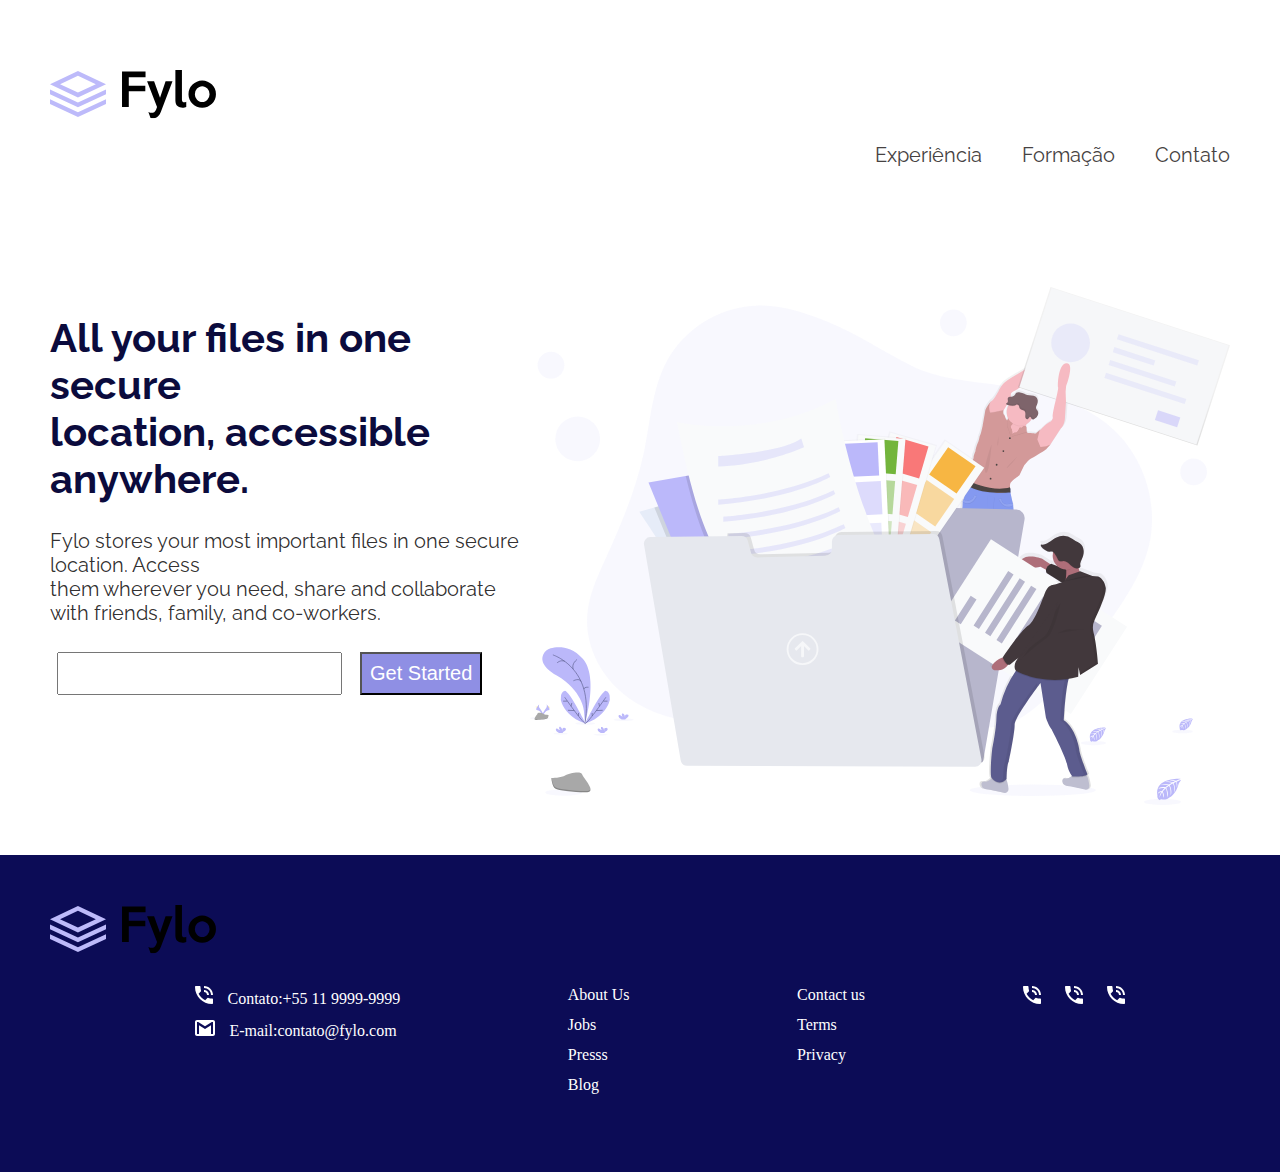
<file: index.html>
<!DOCTYPE html>
<html lang="pt-br">
  <head>
    <meta charset="UTF-8" />
    <meta name="viewport" content="width=device-width, initial-scale=1.0" />
    <title>Frontend Mentor | Fylo landing page with two column layout</title>
    <link
      rel="shortcut icon"
      href="images/favicon-32x32.png"
      type="image/x-icon"
    />
    <link rel="stylesheet" href="style.css" />
    <link rel="stylesheet" href="global.css" />
    <link rel="preconnect" href="https://fonts.googleapis.com" />
    <link rel="preconnect" href="https://fonts.gstatic.com" crossorigin />
    <link
      href="https://fonts.googleapis.com/css2?family=Raleway:ital,wght@0,100..900;1,100..900&display=swap"
      rel="stylesheet"
    />
  </head>

  <body>
    <header>
      <img src="images/logo.svg" alt="logo" />
      <nav>
        <ul class="header-menu">
          <li><a href="#features">Experiência</a></li>
          <li><a href="#Team">Formação</a></li>
          <li><a href="#sing in">Contato</a></li>
        </ul>
      </nav>
    </header>

    <main>
      <div class="container">
        <div>
          <h1>
            All your files in one secure <br />
            location, accessible anywhere.
          </h1>

          <p>
            Fylo stores your most important files in one secure location.
            Access<br />
            them wherever you need, share and collaborate with friends, family,
            and co-workers.
          </p>
          <input type="email" id="email" name="email" required />
          <a href="outra.pagina.html">
            <button type="submit">Get Started</button>
          </a>
        </div>
        <img src="images/illustration-1.svg" alt="foto" width="700px" />
      </div>
    </main>

    <footer>
      <img src="images/logo.svg" alt="logo" />

      <div class="final">
        <ul>
          <li>
            <img src="images/icon-phone.svg" alt="telefone" />
            <a href="tel:+552199999999">Contato:+55 11 9999-9999</a>
          </li>
          <li>
            <img src="images/icon-email.svg" alt="e-mail" />
            <a href="mailto:contato@fylo.com">E-mail:contato@fylo.com</a>
          </li>
        </ul>

        <ul>
          <li><a href="#">About Us</a></li>
          <li><a href="#">Jobs</a></li>
          <li><a href="#">Presss</a></li>
          <li><a href="#">Blog</a></li>
        </ul>

        <ul>
          <li><a href="#">Contact us</a></li>
          <li><a href="#">Terms</a></li>
          <li><a href="#">Privacy</a></li>
        </ul>

        <ul class="icone">
          <li><img src="images/icon-phone.svg" alt="" /></li>
          <li><img src="images/icon-phone.svg" alt="" /></li>
          <li><img src="images/icon-phone.svg" alt="" /></li>
        </ul>
      </div>
    </footer>
  </body>
</html>
</file>
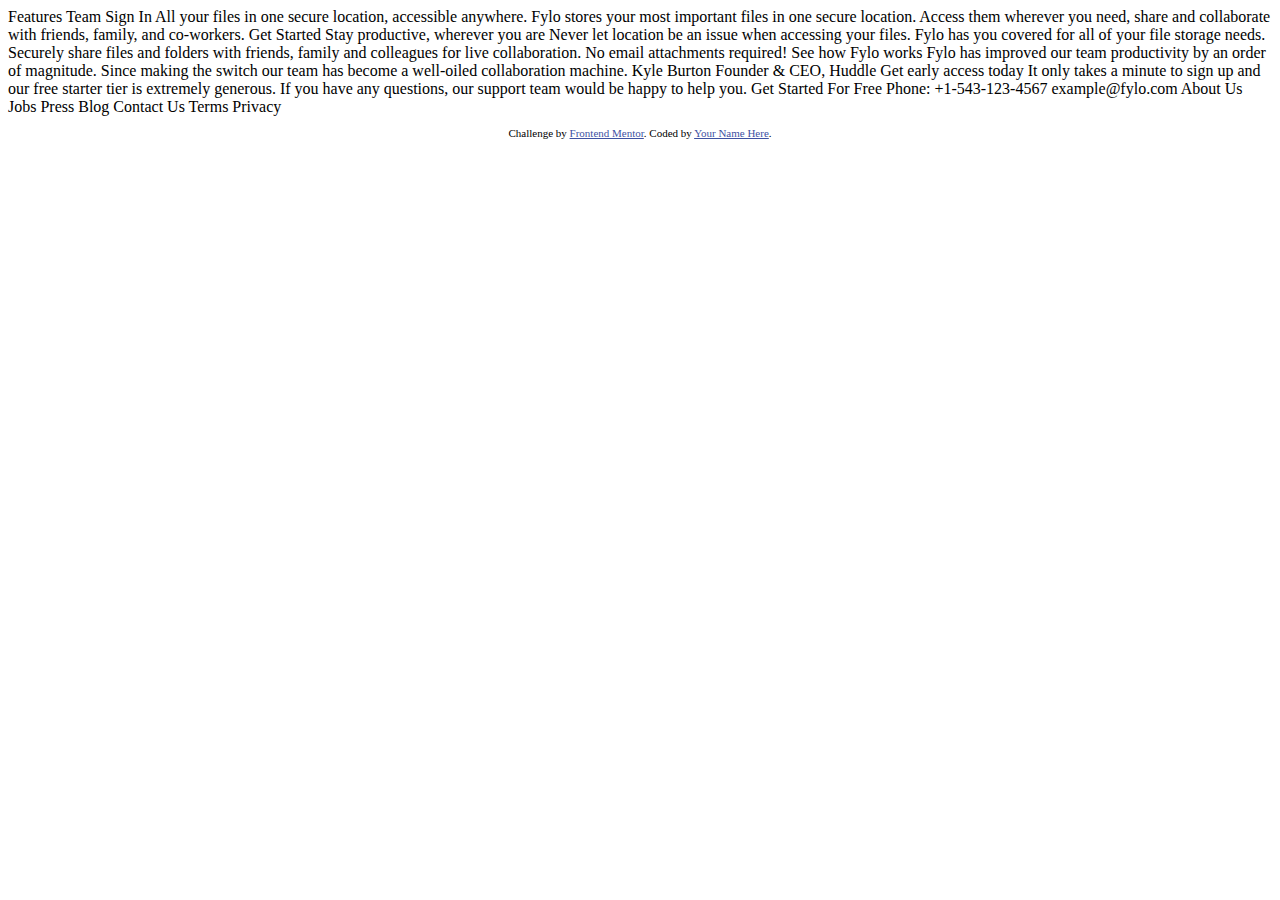
<file: fylo-landing-page-with-two-column-layout-master/fylo-landing-page-with-two-column-layout-master/index.html>
<!DOCTYPE html>
<html lang="en">
<head>
  <meta charset="UTF-8">
  <meta name="viewport" content="width=device-width, initial-scale=1.0"> <!-- displays site properly based on user's device -->

  <link rel="icon" type="image/png" sizes="32x32" href="./images/favicon-32x32.png">
  
  <title>Frontend Mentor | Fylo landing page with two column layout</title>

  <!-- Feel free to remove these styles or customise in your own stylesheet 👍 -->
  <style>
    .attribution { font-size: 11px; text-align: center; }
    .attribution a { color: hsl(228, 45%, 44%); }
  </style>
</head>
<body>

  Features
  Team
  Sign In

  All your files in one secure location, accessible anywhere.

  Fylo stores your most important files in one secure location. 
  Access them wherever you need, share and collaborate with friends, 
  family, and co-workers.

  Get Started

  Stay productive, wherever you are

  Never let location be an issue when accessing your files. Fylo has you 
  covered for all of your file storage needs.

  Securely share files and folders with friends, family and colleagues for 
  live collaboration. No email attachments required!

  See how Fylo works

  Fylo has improved our team productivity by an order of magnitude. Since 
  making the switch our team has become a well-oiled collaboration machine.

  Kyle Burton
  Founder & CEO, Huddle

  Get early access today

  It only takes a minute to sign up and our free starter tier is extremely generous. 
  If you have any questions, our support team would be happy to help you.

  Get Started For Free

  Phone: +1-543-123-4567
  example@fylo.com

  About Us
  Jobs
  Press
  Blog

  Contact Us
  Terms
  Privacy

  <footer>
    <p class="attribution">
      Challenge by <a href="https://www.frontendmentor.io?ref=challenge" target="_blank">Frontend Mentor</a>. 
      Coded by <a href="#">Your Name Here</a>.
    </p>
  </footer>
</body>
</html>
</file>
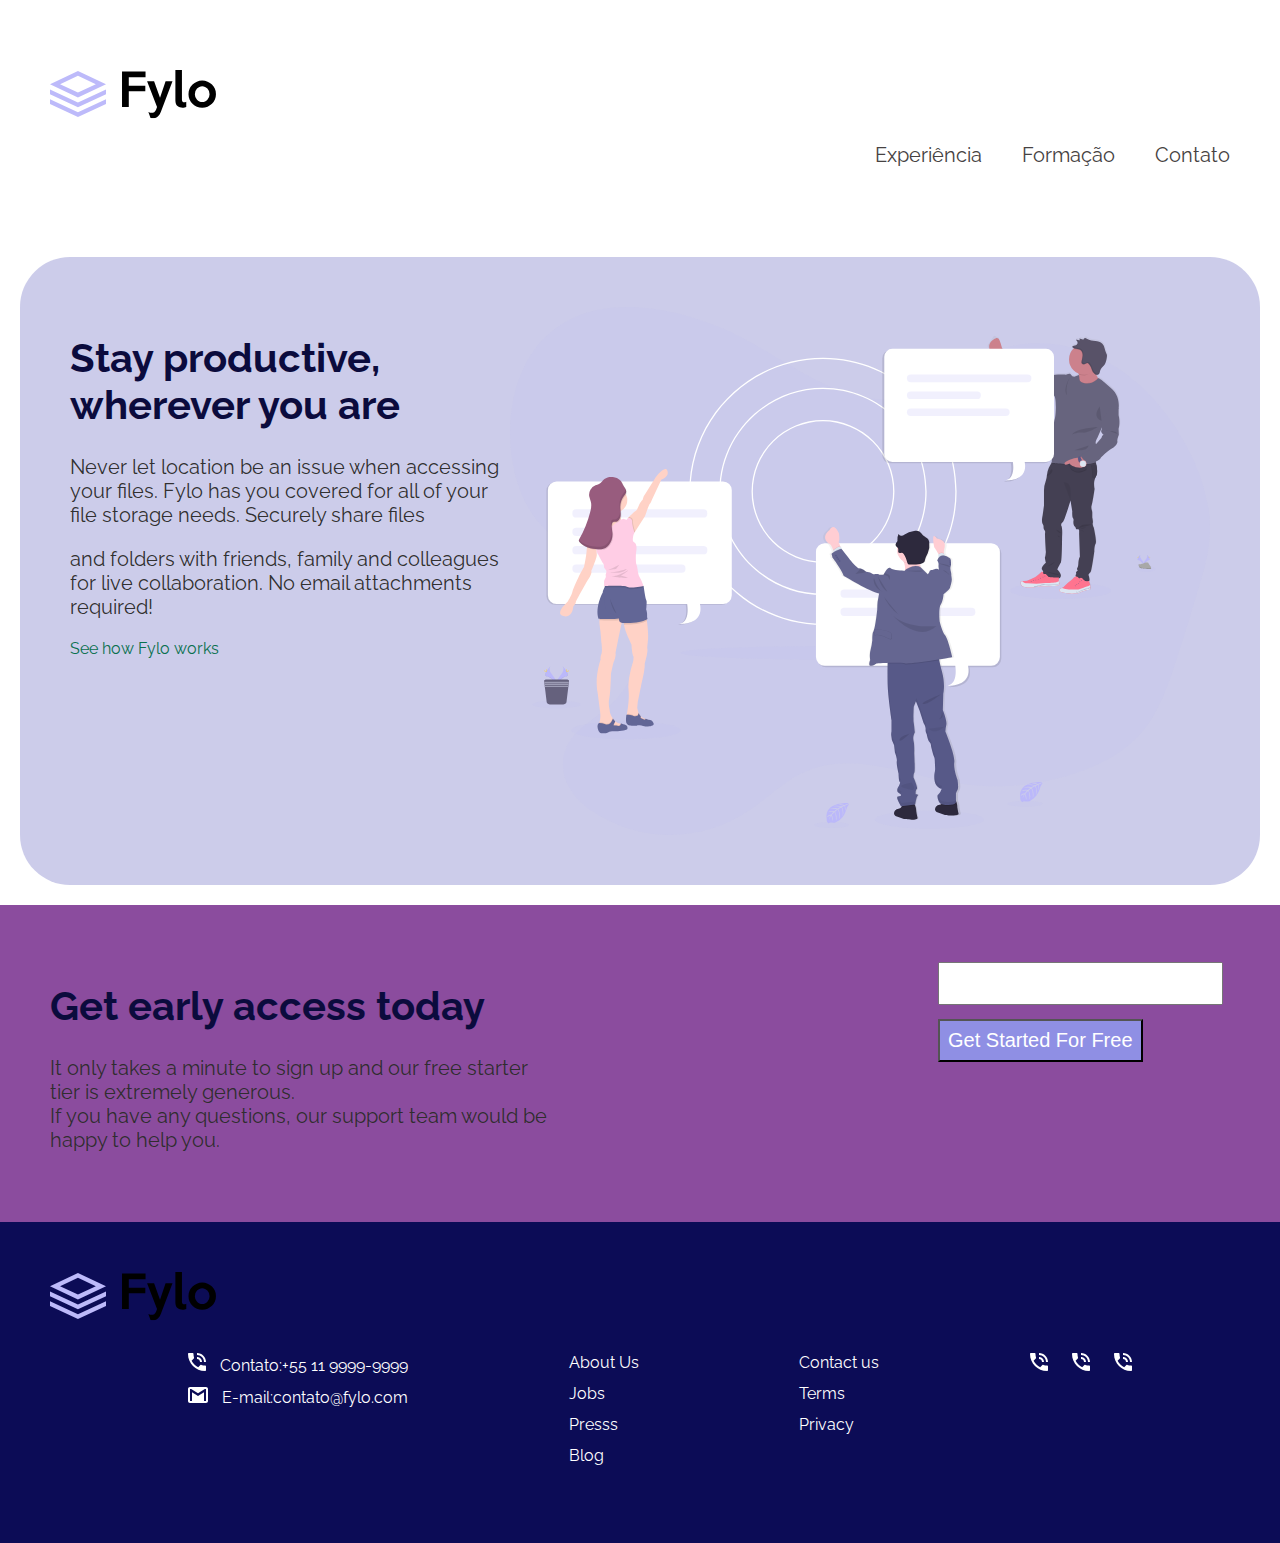
<file: outra.pagina.html>
<!DOCTYPE html>
<html lang="pt-br">
  <head>
    <meta charset="UTF-8" />
    <meta name="viewport" content="width=device-width, initial-scale=1.0" />
    <title>Get Started</title>
    <link
      rel="shortcut icon"
      href="images/favicon-32x32.png"
      type="image/x-icon"
    />
    <link rel="stylesheet" href="doisstyle.css" />
    <link rel="stylesheet" href="global.css" />
    <link rel="preconnect" href="https://fonts.googleapis.com" />
    <link rel="preconnect" href="https://fonts.gstatic.com" crossorigin />
    <link
      href="https://fonts.googleapis.com/css2?family=Raleway:ital,wght@0,100..900;1,100..900&display=swap"
      rel="stylesheet"
    />
  </head>
  <body>
    <header>
      <img src="images/logo.svg" alt="logo" />
      <nav>
        <ul class="header-menu">
          <li><a href="#features">Experiência</a></li>
          <li><a href="#Team"> Formação</a></li>
          <li><a href="#sing in">Contato</a></li>
        </ul>
      </nav>
    </header>
    <main>
      <div class="container">
        <div>
          <h1>Stay productive, wherever you are</h1>

          <p>
            Never let location be an issue when accessing your files. Fylo has
            you covered for all of your file storage needs. Securely share files
          </p>
          <p>
            and folders with friends, family and colleagues for live
            collaboration. No email attachments required!
          </p>
          <a href="See how Fylo works">See how Fylo works</a>
        </div>

        <img src="images/illustration-2.svg" alt="foto" width="700px" />
      </div>
      <div class="partedois">
        <div>
          <h1>Get early access today</h1>
          <p>
            It only takes a minute to sign up and our free starter tier is
            extremely generous. <br />If you have any questions, our support
            team would be happy to help you.
          </p>
        </div>
        <div class="flex-columm">
          <input type="email" id="email" name="email" required />
          <a href="index.html">
            <button type="submit">Get Started For Free</button>
          </a>
        </div>
      </div>
    </main>
    <footer>
      <img src="images/logo.svg" alt="logo" />

      <div class="final">
        <ul>
          <li>
            <img src="images/icon-phone.svg" alt="telefone" />
            <a href="tel:+552199999999">Contato:+55 11 9999-9999</a>
          </li>
          <li>
            <img src="images/icon-email.svg" alt="e-mail" />
            <a href="mailto:contato@fylo.com">E-mail:contato@fylo.com</a>
          </li>
        </ul>

        <ul>
          <li><a href="#">About Us</a></li>
          <li><a href="#">Jobs</a></li>
          <li><a href="#">Presss</a></li>
          <li><a href="#">Blog</a></li>
        </ul>

        <ul>
          <li><a href="#">Contact us</a></li>
          <li><a href="#">Terms</a></li>
          <li><a href="#">Privacy</a></li>
        </ul>

        <ul class="icone">
          <li><img src="images/icon-phone.svg" alt="" /></li>
          <li><img src="images/icon-phone.svg" alt="" /></li>
          <li><img src="images/icon-phone.svg" alt="" /></li>
        </ul>
      </div>
    </footer>
  </body>
</html>
</file>
<file: style.css>
.container {
  padding: 50px;
  display: flex;
  justify-content: space-evenly;
}


button {
  font-size: 20px;
  padding: 8px;
  margin: 7px;
  background-color: rgb(143, 143, 228);
  color: white;
}
input {
  font-size:20px;
  padding: 8px;
  margin: 7px;
}
</file>
<file: global.css>
header {
  padding: 50px;
  margin-top: 20px;
}
.header-menu {
  display: flex;
  gap: 40px;
  justify-content: flex-end;
  font-size: 20px;
  text-align: center;
  font-family: "Raleway", sans-serif;
  list-style: none;

  a {
    text-decoration: none;
    color: rgb(70, 66, 66);
  }
}

h1 {
  font-size: 40px;
  color: rgb(11, 11, 61);
  font-family: "Raleway", sans-serif;
}

h3 {
  color: white;
}

p {
  font-size: 10px;
  font-family: "Raleway", sans-serif;
  color: rgba(46, 44, 44, 0.986);
}

p {
  font-size: 20px;
  max-width: 500px;
  color: rgba(46, 44, 44, 0.986);
  font-family: "Raleway", sans-serif;
}

footer {
  background-color: rgba(3, 3, 80, 0.966);
  padding: 50px;
}

body {
  margin: 0;
}

.final {
  display: flex;
  justify-content: space-evenly;

  a {
    text-decoration: none;
    color: rgb(255, 255, 255);
    margin-left: 10px;
  }
  ul {
    list-style: none;
  }

  li {
    margin: 12px;
  }
  .icone {
    display: flex;
  }
}
</file>
<file: doisstyle.css>
.container {
  padding: 50px;
  display: flex;
  margin: 20px;
  justify-content: space-evenly;
  background-color: rgba(85, 85, 184, 0.301);
  border-radius: 50px;
}

a{
  font-family: "Raleway", sans-serif;
  color: rgb(9, 112, 78);
  text-decoration: none;
}

.partedois{
  padding: 50px;
  justify-content: space-between;
  background-color: rgba(90, 2, 117, 0.705);
  margin-top: 20px;
  display: flex;
 

}

.flex-columm{
  display: flex;
  flex-direction: column;
}

button {
  font-size: 20px;
  padding: 8px;
  margin: 7px;
  background-color: rgb(143, 143, 228);
  color: white;
}
input {
  font-size:20px;
  padding: 8px;
  margin: 7px;
}
</file>
